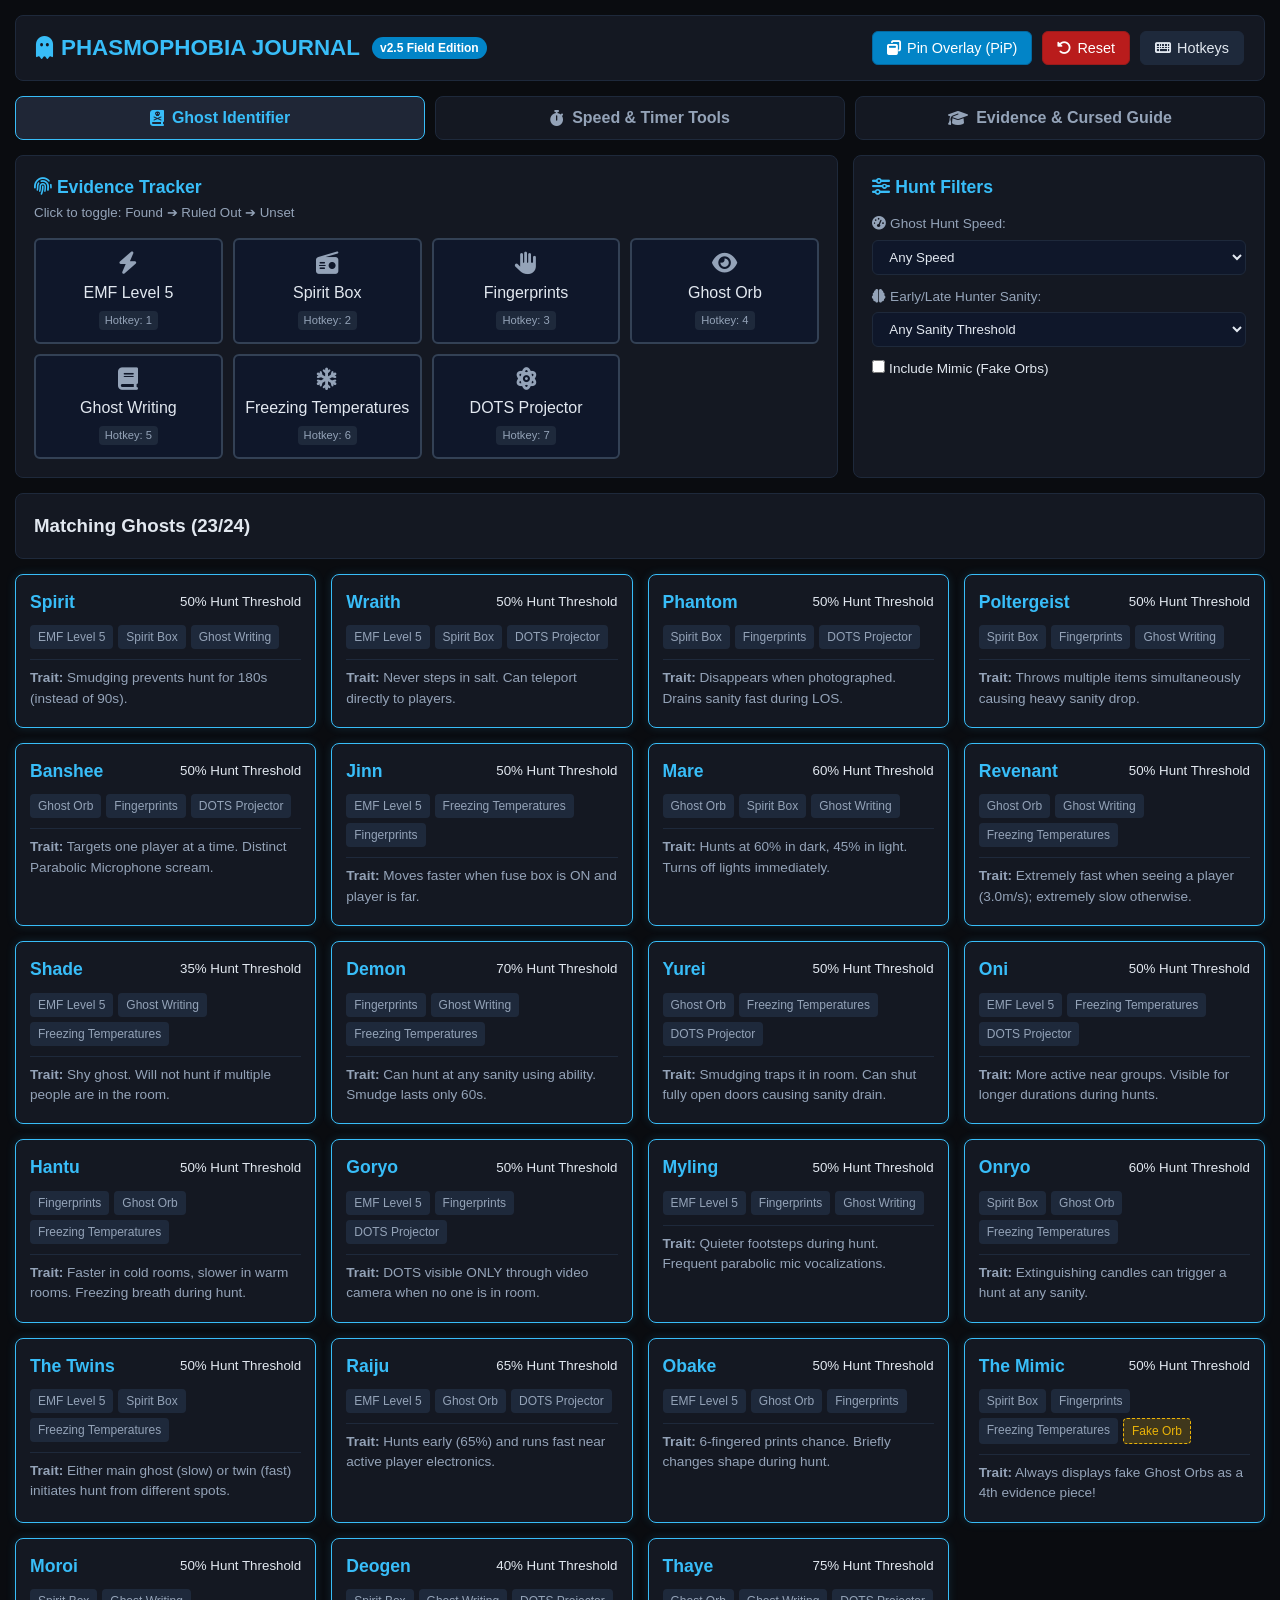
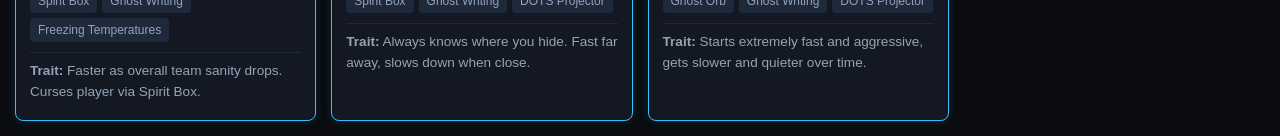
<file: index.html>
<!DOCTYPE html>
<html lang="en">
<head>
  <meta charset="UTF-8" />
  <meta name="viewport" content="width=device-width, initial-scale=1.0" />
  <title>Phasmophobia Ghost Identifier & Field Companion</title>
  <link rel="stylesheet" href="style.css" />
  <link rel="stylesheet" href="https://cdnjs.cloudflare.com/ajax/libs/font-awesome/6.4.0/css/all.min.css" />
</head>
<body>

  <!-- Top Bar / App Header -->
  <header class="app-header">
    <div class="header-left">
      <h1><i class="fa-solid fa-ghost"></i> PHASMOPHOBIA JOURNAL</h1>
      <span class="badge">v2.5 Field Edition</span>
    </div>
    
    <div class="header-controls">
      <button id="pip-btn" class="btn btn-primary" title="Pin Overlay Window over Game (Chrome/Edge)">
        <i class="fa-solid fa-window-restore"></i> Pin Overlay (PiP)
      </button>
      <button id="reset-btn" class="btn btn-danger" title="Reset all evidence (Hotkey: R)">
        <i class="fa-solid fa-rotate-left"></i> Reset
      </button>
      <button id="hotkey-toggle-btn" class="btn btn-secondary" title="View Keybinds (Hotkey: ?)">
        <i class="fa-solid fa-keyboard"></i> Hotkeys
      </button>
    </div>
  </header>

  <!-- Navigation Tabs -->
  <nav class="nav-tabs">
    <button class="nav-btn active" data-tab="tab-journal">
      <i class="fa-solid fa-book-skull"></i> Ghost Identifier
    </button>
    <button class="nav-btn" data-tab="tab-tools">
      <i class="fa-solid fa-stopwatch"></i> Speed & Timer Tools
    </button>
    <button class="nav-btn" data-tab="tab-guides">
      <i class="fa-solid fa-graduation-cap"></i> Evidence & Cursed Guide
    </button>
  </nav>

  <!-- Main Container -->
  <main class="main-container">

    <!-- ================= TAB 1: GHOST IDENTIFIER ================= -->
    <section id="tab-journal" class="tab-content active">
      
      <!-- Top Grid: Evidence & Controls -->
      <div class="journal-layout">
        
        <!-- Left: Evidence Selection (3-State Buttons) -->
        <div class="card evidence-card">
          <div class="card-header">
            <h2><i class="fa-solid fa-fingerprint"></i> Evidence Tracker</h2>
            <small>Click to toggle: <span class="text-green">Found</span> ➔ <span class="text-red">Ruled Out</span> ➔ Unset</small>
          </div>
          <div id="evidence-grid" class="evidence-grid"></div>
        </div>

        <!-- Right: Speed, Sanity & Special Filters -->
        <div class="card filters-card">
          <div class="card-header">
            <h2><i class="fa-solid fa-sliders"></i> Hunt Filters</h2>
          </div>
          <div class="filter-group">
            <label><i class="fa-solid fa-gauge-high"></i> Ghost Hunt Speed:</label>
            <select id="filter-speed" class="form-control">
              <option value="all">Any Speed</option>
              <option value="slow">Slow (&lt; 1.7 m/s)</option>
              <option value="normal">Normal (1.7 m/s)</option>
              <option value="fast">Fast / Accelerating (&gt; 1.7 m/s)</option>
              <option value="variable">Variable / Conditional</option>
            </select>
          </div>

          <div class="filter-group">
            <label><i class="fa-solid fa-brain"></i> Early/Late Hunter Sanity:</label>
            <select id="filter-sanity" class="form-control">
              <option value="all">Any Sanity Threshold</option>
              <option value="early">Early Hunter (&gt; 50%)</option>
              <option value="standard">Standard (50%)</option>
              <option value="late">Late Hunter (&lt; 50%)</option>
            </select>
          </div>

          <div class="filter-group">
            <label class="checkbox-label">
              <input type="checkbox" id="filter-mimic-orbs" />
              <span>Include Mimic (Fake Orbs)</span>
            </label>
          </div>
        </div>

      </div>

      <!-- Ghost Match Results Header & Counter -->
      <div class="results-bar card">
        <div class="results-info">
          <h3>Matching Ghosts (<span id="match-count">0</span>/24)</h3>
        </div>
        <div id="conflict-warning" class="warning-banner hidden">
          <i class="fa-solid fa-triangle-exclamation"></i> Evidence combo impossible! Double-check ruled-out or found items.
        </div>
      </div>

      <!-- Ghost Cards Grid -->
      <div id="ghosts-grid" class="ghosts-grid"></div>

    </section>

    <!-- ================= TAB 2: SPEED & TIMER TOOLS ================= -->
    <section id="tab-tools" class="tab-content">
      <div class="tools-layout">
        
        <!-- Footstep Metronome / Speed Tapper -->
        <div class="card tool-card">
          <h2><i class="fa-solid fa-drum"></i> Footstep Speed Metronome / Tapper</h2>
          <p>Tap <kbd>SPACE</kbd> or click the tapper button in sync with the ghost's footsteps during a hunt to measure speed (m/s).</p>
          
          <div class="tapper-display">
            <button id="tap-btn" class="tap-button">
              <i class="fa-solid fa-shoe-prints"></i>
              <span>TAP HERE / PRESS SPACE</span>
            </button>
            <div class="speed-metrics">
              <div class="metric">
                <span class="metric-label">Estimated Speed</span>
                <span id="speed-result-ms" class="metric-value">0.00 <small>m/s</small></span>
              </div>
              <div class="metric">
                <span class="metric-label">BPM</span>
                <span id="speed-result-bpm" class="metric-value">0</span>
              </div>
            </div>
          </div>

          <div class="speed-reference">
            <h4>Quick Speed Reference Chart:</h4>
            <ul>
              <li><strong>Standard Normal Speed:</strong> 1.7 m/s (130-150 BPM)</li>
              <li><strong>Slow Ghosts (Revenant unseen, Hantu warm, Deogen close):</strong> 0.4 – 1.0 m/s</li>
              <li><strong>Fast Ghosts (Revenant in LoS, Raiju near tech, Hantu cold):</strong> 2.2 – 3.0 m/s</li>
            </ul>
          </div>
        </div>

        <!-- Incense / Smudge Timer -->
        <div class="card tool-card">
          <h2><i class="fa-solid fa-fire-burner"></i> Incense / Smudge Timer</h2>
          <p>Start when you smudge the ghost during or outside a hunt. Time how long before it can hunt again.</p>
          
          <div class="timer-display">
            <div id="smudge-timer" class="timer-clock">00:00.0</div>
            <div class="timer-controls">
              <button id="timer-start" class="btn btn-success"><i class="fa-solid fa-play"></i> Start</button>
              <button id="timer-pause" class="btn btn-warning"><i class="fa-solid fa-pause"></i> Pause</button>
              <button id="timer-reset" class="btn btn-danger"><i class="fa-solid fa-stop"></i> Reset</button>
            </div>
          </div>

          <div class="timer-milestones">
            <div class="milestone-box" id="ms-60">
              <strong>60s: Demon</strong>
              <span>If it hunts before 60s, it's a Demon using an ability.</span>
            </div>
            <div class="milestone-box" id="ms-90">
              <strong>90s: Standard</strong>
              <span>Standard ghost safe window ends here.</span>
            </div>
            <div class="milestone-box" id="ms-180">
              <strong>180s: Spirit</strong>
              <span>If no hunt for 180s, high chance it's a Spirit.</span>
            </div>
          </div>
        </div>

      </div>
    </section>

    <!-- ================= TAB 3: GUIDES ================= -->
    <section id="tab-guides" class="tab-content">
      <div class="card guide-card">
        <h2><i class="fa-solid fa-book-open"></i> Evidence Testing Procedures</h2>
        <div class="guide-grid">
          <div class="guide-item">
            <h4><i class="fa-solid fa-bolt"></i> EMF Level 5</h4>
            <p>Triggers on physical interactions, throw events, or window dabs (25% chance). Must register a solid 5 on the handheld meter.</p>
          </div>
          <div class="guide-item">
            <h4><i class="fa-solid fa-radio"></i> Spirit Box</h4>
            <p>Must be in the ghost room/near ghost with lights OFF in the room. Ask: "Where are you?", "How old are you?", "Are you friendly?".</p>
          </div>
          <div class="guide-item">
            <h4><i class="fa-solid fa-eye"></i> DOTS Projector</h4>
            <p>Ghost silhouette crosses green laser grid. Note: Goryo DOTS is only visible through a video camera when no players are in the room.</p>
          </div>
          <div class="guide-item">
            <h4><i class="fa-solid fa-snowflake"></i> Freezing Temperatures</h4>
            <p>Requires thermometer reading below 0°C (32°F) or visible freeze breath. Breath can appear at slightly higher temps depending on update rules.</p>
          </div>
          <div class="guide-item">
            <h4><i class="fa-solid fa-hand"></i> UV / Fingerprints</h4>
            <p>Check doors, light switches, windows, and salt footprints using UV light or Glowstick within 2 minutes of interaction.</p>
          </div>
          <div class="guide-item">
            <h4><i class="fa-solid fa-book"></i> Ghost Writing</h4>
            <p>Place book near active area. Ghost will write or throw it. If it throws without writing, rule out Ghost Writing (except if tricked).</p>
          </div>
        </div>

        <h2 class="mt-20"><i class="fa-solid fa-ankh"></i> Cursed Possessions Quick Reference</h2>
        <div class="guide-grid">
          <div class="guide-item">
            <h4>Tarot Cards</h4>
            <p>10 cards per deck. <strong>Death:</strong> Cursed Hunt. <strong>The Moon:</strong> 0% Sanity. <strong>Sun:</strong> 100% Sanity. <strong>The Fool:</strong> Fake card trick. <strong>The Hanged Man:</strong> Instant death.</p>
          </div>
          <div class="guide-item">
            <h4>Ouija Board</h4>
            <p>Ask: "Where is the bone?", "Where are you?", "What is my sanity?". Remember to say "Goodbye" to avoid breaking the board and triggering a hunt.</p>
          </div>
          <div class="guide-item">
            <h4>Haunted Mirror</h4>
            <p>Shows a view of the ghost room in real-time. Drains sanity rapidly (~10%/sec). Breaks when sanity reaches 0.</p>
          </div>
          <div class="guide-item">
            <h4>Music Box</h4>
            <p>Plays tune. Ghost sings along and walks toward box. If ghost touches player or walks 5+ seconds, initiates cursed hunt.</p>
          </div>
        </div>
      </div>
    </section>

  </main>

  <!-- Hotkey Overlay Modal -->
  <div id="hotkey-modal" class="modal-overlay hidden">
    <div class="modal-content card">
      <div class="modal-header">
        <h3><i class="fa-solid fa-keyboard"></i> Keyboard Shortcuts</h3>
        <button id="close-hotkey-modal" class="btn-close">&times;</button>
      </div>
      <div class="modal-body">
        <ul class="hotkey-list">
          <li><kbd>1</kbd> - <kbd>7</kbd> : Toggle Evidence (EMF, Spirit Box, Fingerprints, Orbs, Writing, Freezing, DOTS)</li>
          <li><kbd>R</kbd> : Reset all Evidence & Filters</li>
          <li><kbd>S</kbd> : Toggle Smudge Timer (Start / Pause)</li>
          <li><kbd>SPACE</kbd> : Tap Speed Metronome</li>
          <li><kbd>Shift</kbd> + <kbd>`</kbd> / <kbd>F2</kbd> : Focus / Launch PiP Window</li>
          <li><kbd>?</kbd> / <kbd>H</kbd> : Open this Keyboard Reference</li>
        </ul>
      </div>
    </div>
  </div>

  <script src="script.js"></script>
</body>
</html>
</file>
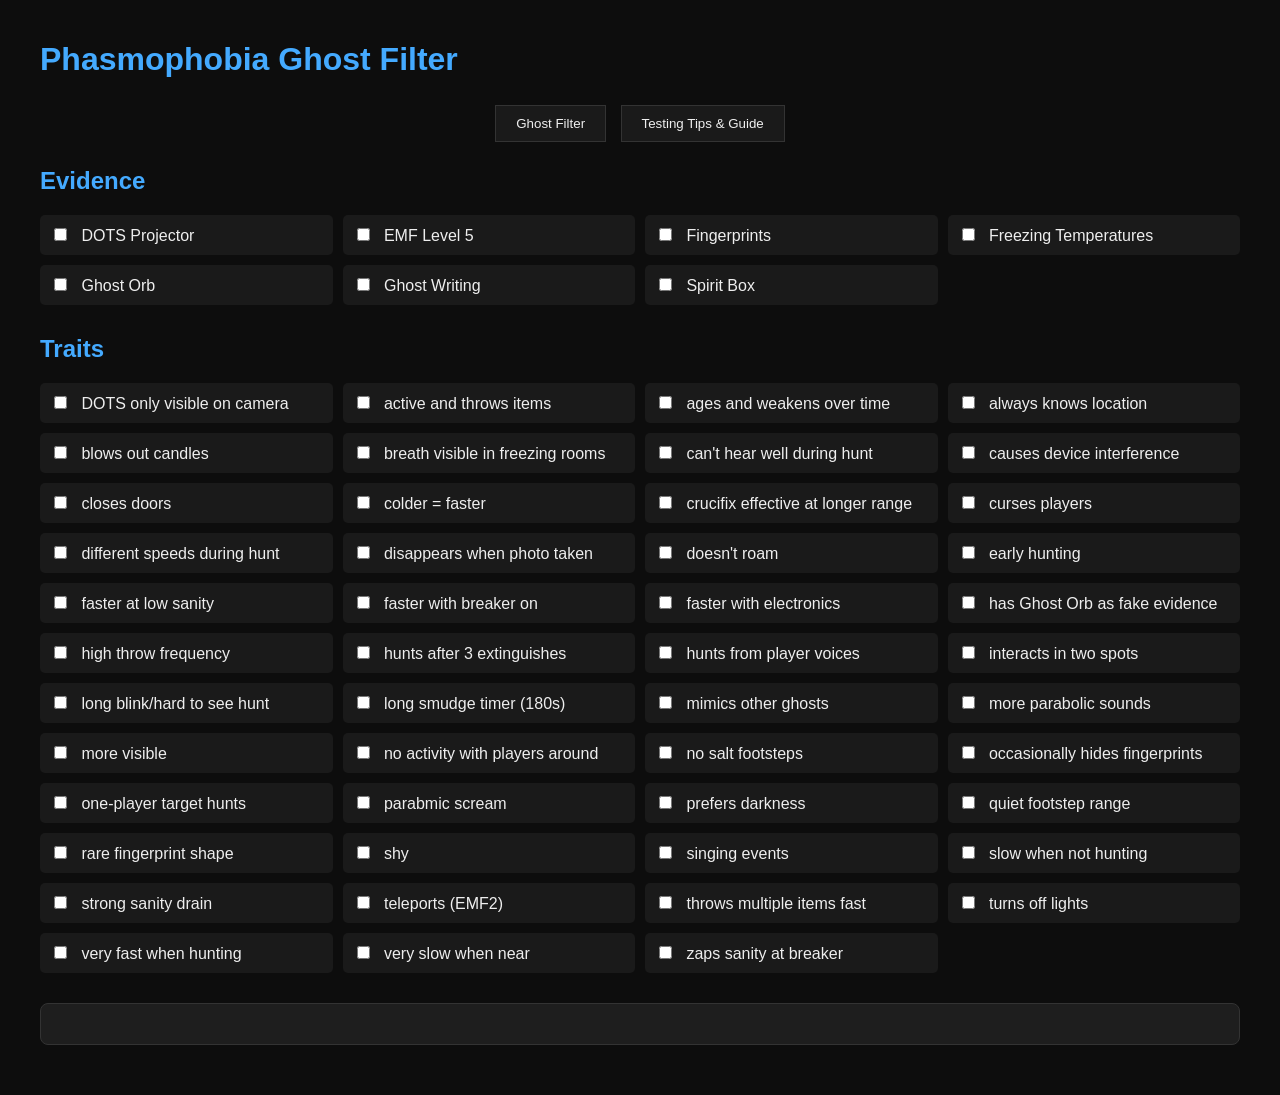
<file: phasmo_filter.html>
<!DOCTYPE html>
<html lang="en">
<head>
  <meta charset="UTF-8" />
  <meta name="viewport" content="width=device-width, initial-scale=1.0" />
  <title>Phasmophobia Ghost Identifier</title>
  <style>
    body {
      font-family: 'Segoe UI', Tahoma, Geneva, Verdana, sans-serif;
      background: #0d0d0d;
      color: #eee;
      margin: 0;
      padding: 20px;
    }
    h1, h2, h3 {
      color: #4af;
    }
    nav {
      text-align: center;
      margin-bottom: 20px;
    }
    nav button {
      background: #1a1a1a;
      color: #eee;
      border: 1px solid #333;
      padding: 10px 20px;
      margin: 5px;
      cursor: pointer;
      transition: background 0.2s;
    }
    nav button:hover {
      background: #333;
    }
    .tab {
      display: none;
    }
    .tab.active {
      display: block;
    }
    .container {
      max-width: 1200px;
      margin: auto;
    }
    .section {
      margin-bottom: 30px;
    }
    .grid {
      display: grid;
      grid-template-columns: repeat(auto-fit, minmax(250px, 1fr));
      gap: 10px;
    }
    .checkbox-group label {
      background: #1a1a1a;
      padding: 10px;
      border-radius: 5px;
      display: block;
      cursor: pointer;
      transition: background 0.2s;
    }
    .checkbox-group label:hover {
      background: #2a2a2a;
    }
    .checkbox-group input[type="checkbox"] {
      margin-right: 10px;
    }
    .results {
      padding: 20px;
      background: #1e1e1e;
      border-radius: 8px;
      border: 1px solid #333;
    }
    ul {
      list-style-type: none;
      padding-left: 0;
    }
    li {
      padding: 5px 0;
    }
    .description {
      font-size: 0.9em;
      color: #aaa;
    }
  </style>
</head>
<body>
  <div class="container">
    <h1>Phasmophobia Ghost Filter</h1>

    <nav>
      <button onclick="switchTab('filter')">Ghost Filter</button>
      <button onclick="switchTab('guide')">Testing Tips & Guide</button>
    </nav>

    <div id="filter" class="tab active">
      <div class="section">
        <h2>Evidence</h2>
        <div id="evidence-section" class="grid checkbox-group"></div>
      </div>

      <div class="section">
        <h2>Traits</h2>
        <div id="traits-section" class="grid checkbox-group"></div>
      </div>

      <div class="section results" id="results"></div>
    </div>

    <div id="guide" class="tab">
      <div class="section">
        <h2>How to Test Evidence Types</h2>
        <ul>
          <li><strong>EMF Level 5:</strong> Place an EMF Reader near active spots. EMF 5 is only from certain interactions.</li>
          <li><strong>Spirit Box:</strong> Turn off lights, be alone, and ask questions near ghost.</li>
          <li><strong>Ghost Orb:</strong> Use video camera in the dark, view via truck monitor or headcam.</li>
          <li><strong>DOTS Projector:</strong> Watch from a distance or use a camera; some ghosts are only visible through camera.</li>
          <li><strong>Fingerprints:</strong> Use UV light on doors, windows, light switches after ghost interacts.</li>
          <li><strong>Ghost Writing:</strong> Place a writing book in active area and wait.</li>
          <li><strong>Freezing Temperatures:</strong> Look for cold breath or use thermometer under 0°C/32°F.</li>
        </ul>
      </div>

      <div class="section">
        <h2>Beginner Tips</h2>
        <ul>
          <li>Always monitor sanity—ghosts hunt below 50%.</li>
          <li>Use the journal to track found evidence and rule out ghosts.</li>
          <li>Bring multiple types of tools and share them with teammates.</li>
          <li>Mark cursed objects early—some force hunts or give key evidence.</li>
          <li>Use salt, motion sensors, and smudge sticks for behavior clues.</li>
        </ul>
      </div>
    </div>
  </div>

  <script>
    function switchTab(id) {
      document.querySelectorAll('.tab').forEach(tab => tab.classList.remove('active'));
      document.getElementById(id).classList.add('active');
    }

    const ghosts = [
      { name: "Spirit", evidence: ["EMF Level 5", "Ghost Writing", "Spirit Box"], traits: ["long smudge timer (180s)"] },
      { name: "Wraith", evidence: ["EMF Level 5", "Spirit Box", "DOTS Projector"], traits: ["teleports (EMF2)", "no salt footsteps"] },
      { name: "Phantom", evidence: ["Spirit Box", "Ghost Orb", "DOTS Projector"], traits: ["long blink/hard to see hunt", "disappears when photo taken"] },
      { name: "Poltergeist", evidence: ["Spirit Box", "Ghost Writing", "Fingerprints"], traits: ["throws multiple items fast", "high throw frequency"] },
      { name: "Banshee", evidence: ["Fingerprints", "Ghost Orb", "DOTS Projector"], traits: ["one-player target hunts", "parabmic scream", "singing events"] },
      { name: "Jinn", evidence: ["EMF Level 5", "Spirit Box", "Freezing Temperatures"], traits: ["faster with breaker on", "zaps sanity at breaker"] },
      { name: "Mare", evidence: ["Spirit Box", "Ghost Orb", "Ghost Writing"], traits: ["prefers darkness", "turns off lights"] },
      { name: "Revenant", evidence: ["Ghost Orb", "Ghost Writing", "Freezing Temperatures"], traits: ["slow when not hunting", "very fast when hunting"] },
      { name: "Shade", evidence: ["EMF Level 5", "Ghost Writing", "Freezing Temperatures"], traits: ["shy", "no activity with players around"] },
      { name: "Demon", evidence: ["Ghost Writing", "Spirit Box", "Fingerprints"], traits: ["early hunting", "crucifix effective at longer range"] },
      { name: "Yurei", evidence: ["Ghost Orb", "Freezing Temperatures", "DOTS Projector"], traits: ["strong sanity drain", "closes doors"] },
      { name: "Oni", evidence: ["EMF Level 5", "Freezing Temperatures", "DOTS Projector"], traits: ["more visible", "active and throws items"] },
      { name: "Yokai", evidence: ["Spirit Box", "Ghost Orb", "DOTS Projector"], traits: ["hunts from player voices", "can't hear well during hunt"] },
      { name: "Hantu", evidence: ["Ghost Orb", "Freezing Temperatures", "Fingerprints"], traits: ["colder = faster", "breath visible in freezing rooms"] },
      { name: "Goryo", evidence: ["EMF Level 5", "Fingerprints", "DOTS Projector"], traits: ["DOTS only visible on camera", "doesn't roam"] },
      { name: "Myling", evidence: ["EMF Level 5", "Fingerprints", "Ghost Writing"], traits: ["quiet footstep range", "more parabolic sounds"] },
      { name: "Onryo", evidence: ["Spirit Box", "Ghost Orb", "Freezing Temperatures"], traits: ["blows out candles", "hunts after 3 extinguishes"] },
      { name: "The Twins", evidence: ["EMF Level 5", "Spirit Box", "Freezing Temperatures"], traits: ["interacts in two spots", "different speeds during hunt"] },
      { name: "Raiju", evidence: ["EMF Level 5", "Ghost Orb", "DOTS Projector"], traits: ["faster with electronics", "causes device interference"] },
      { name: "Obake", evidence: ["EMF Level 5", "Ghost Orb", "Fingerprints"], traits: ["rare fingerprint shape", "occasionally hides fingerprints"] },
      { name: "The Mimic", evidence: ["Spirit Box", "Fingerprints", "Freezing Temperatures"], traits: ["mimics other ghosts", "has Ghost Orb as fake evidence"] },
      { name: "Moroi", evidence: ["Spirit Box", "Ghost Writing", "Freezing Temperatures"], traits: ["curses players", "faster at low sanity"] },
      { name: "Deogen", evidence: ["Spirit Box", "Ghost Writing", "DOTS Projector"], traits: ["always knows location", "very slow when near"] },
      { name: "Thaye", evidence: ["Ghost Orb", "Ghost Writing", "DOTS Projector"], traits: ["ages and weakens over time"] }
    ];

    const allEvidence = new Set();
    const allTraits = new Set();
    ghosts.forEach(g => {
      g.evidence.forEach(e => allEvidence.add(e));
      g.traits.forEach(t => allTraits.add(t));
    });

    function createChecklist(id, items, className) {
      const container = document.getElementById(id);
      [...items].sort().forEach(item => {
        const label = document.createElement("label");
        const input = document.createElement("input");
        input.type = "checkbox";
        input.value = item;
        input.classList.add(className);
        input.addEventListener("change", filterGhosts);
        label.appendChild(input);
        label.append(" " + item);
        container.appendChild(label);
      });
    }

    function filterGhosts() {
      const selectedEvidence = Array.from(document.querySelectorAll(".evidence:checked")).map(e => e.value);
      const selectedTraits = Array.from(document.querySelectorAll(".trait:checked")).map(e => e.value);

      const matches = ghosts.filter(g =>
        selectedEvidence.every(ev => g.evidence.includes(ev)) &&
        selectedTraits.every(tr => g.traits.includes(tr))
      );

      const resultDiv = document.getElementById("results");
      if (matches.length) {
        resultDiv.innerHTML = `<h3>Matching Ghosts:</h3><ul>${matches.map(g => `<li>${g.name}</li>`).join('')}</ul>`;
      } else {
        resultDiv.innerHTML = "<p>No ghosts match your selected evidence and traits.</p>";
      }
    }

    createChecklist("evidence-section", allEvidence, "evidence");
    createChecklist("traits-section", allTraits, "trait");
  </script>
</body>
</html>
</file>
<file: style.css>
:root {
  --bg-primary: #0a0c10;
  --bg-card: #141822;
  --bg-hover: #1f2636;
  --text-main: #e2e8f0;
  --text-muted: #94a3b8;
  --accent-blue: #38bdf8;
  --accent-green: #22c55e;
  --accent-red: #ef4444;
  --accent-yellow: #eab308;
  --border-color: #1e293b;
  --radius: 8px;
  --font-family: 'Segoe UI', Tahoma, Geneva, Verdana, sans-serif;
}

* {
  box-sizing: border-box;
  margin: 0;
  padding: 0;
}

body {
  font-family: var(--font-family);
  background-color: var(--bg-primary);
  color: var(--text-main);
  line-height: 1.5;
  padding: 15px;
}

/* Header */
.app-header {
  display: flex;
  justify-content: space-between;
  align-items: center;
  background: var(--bg-card);
  padding: 15px 20px;
  border-radius: var(--radius);
  border: 1px solid var(--border-color);
  margin-bottom: 15px;
}

.header-left {
  display: flex;
  align-items: center;
  gap: 12px;
}

.header-left h1 {
  font-size: 1.4rem;
  color: var(--accent-blue);
  display: flex;
  align-items: center;
  gap: 8px;
}

.badge {
  background: #0284c7;
  color: white;
  font-size: 0.75rem;
  padding: 2px 8px;
  border-radius: 12px;
  font-weight: bold;
}

.header-controls {
  display: flex;
  gap: 10px;
}

/* Buttons */
.btn {
  background: #1e293b;
  color: var(--text-main);
  border: 1px solid var(--border-color);
  padding: 8px 14px;
  border-radius: 6px;
  cursor: pointer;
  font-size: 0.9rem;
  font-weight: 500;
  display: inline-flex;
  align-items: center;
  gap: 6px;
  transition: all 0.2s ease;
}

.btn:hover {
  background: var(--bg-hover);
}

.btn-primary { background: #0284c7; border-color: #0369a1; color: white; }
.btn-primary:hover { background: #0369a1; }
.btn-danger { background: #b91c1c; border-color: #991b1b; color: white; }
.btn-danger:hover { background: #991b1b; }
.btn-success { background: #15803d; border-color: #166534; color: white; }
.btn-success:hover { background: #166534; }
.btn-warning { background: #b45309; border-color: #92400e; color: white; }
.btn-warning:hover { background: #92400e; }

/* Navigation Tabs */
.nav-tabs {
  display: flex;
  gap: 10px;
  margin-bottom: 15px;
}

.nav-btn {
  flex: 1;
  background: var(--bg-card);
  color: var(--text-muted);
  border: 1px solid var(--border-color);
  padding: 12px;
  border-radius: var(--radius);
  cursor: pointer;
  font-size: 1rem;
  font-weight: 600;
  display: flex;
  align-items: center;
  justify-content: center;
  gap: 8px;
  transition: all 0.2s ease;
}

.nav-btn:hover {
  color: var(--text-main);
  background: var(--bg-hover);
}

.nav-btn.active {
  color: var(--accent-blue);
  border-color: var(--accent-blue);
  background: var(--bg-hover);
}

/* Cards & Layout */
.card {
  background: var(--bg-card);
  border: 1px solid var(--border-color);
  border-radius: var(--radius);
  padding: 18px;
}

.journal-layout {
  display: grid;
  grid-template-columns: 2fr 1fr;
  gap: 15px;
  margin-bottom: 15px;
}

@media (max-width: 900px) {
  .journal-layout {
    grid-template-columns: 1fr;
  }
}

.card-header {
  margin-bottom: 14px;
}

.card-header h2 {
  font-size: 1.1rem;
  color: var(--accent-blue);
}

.card-header small {
  color: var(--text-muted);
}

/* 3-State Evidence Grid */
.evidence-grid {
  display: grid;
  grid-template-columns: repeat(auto-fit, minmax(180px, 1fr));
  gap: 10px;
}

.ev-btn {
  background: #0f172a;
  border: 2px solid #334155;
  border-radius: 6px;
  padding: 12px 10px;
  cursor: pointer;
  display: flex;
  flex-direction: column;
  align-items: center;
  text-align: center;
  gap: 6px;
  color: var(--text-main);
  transition: all 0.2s ease;
  user-select: none;
}

.ev-btn i {
  font-size: 1.4rem;
  color: var(--text-muted);
}

.ev-btn .ev-key {
  font-size: 0.7rem;
  background: #1e293b;
  padding: 1px 6px;
  border-radius: 4px;
  color: var(--text-muted);
}

/* State Styling */
.ev-btn.state-found {
  background: rgba(34, 197, 94, 0.15);
  border-color: var(--accent-green);
  color: #4ade80;
}
.ev-btn.state-found i { color: #4ade80; }

.ev-btn.state-ruled {
  background: rgba(239, 68, 68, 0.15);
  border-color: var(--accent-red);
  color: #f87171;
  text-decoration: line-through;
}
.ev-btn.state-ruled i { color: #f87171; }

/* Filters Panel */
.filter-group {
  margin-bottom: 12px;
}

.filter-group label {
  display: block;
  font-size: 0.85rem;
  margin-bottom: 5px;
  color: var(--text-muted);
}

.form-control {
  width: 100%;
  background: #0f172a;
  border: 1px solid var(--border-color);
  color: var(--text-main);
  padding: 8px 12px;
  border-radius: 6px;
  outline: none;
}

.checkbox-label {
  display: flex;
  align-items: center;
  gap: 8px;
  cursor: pointer;
  color: var(--text-main) !important;
}

/* Results & Ghost Grid */
.results-bar {
  display: flex;
  justify-content: space-between;
  align-items: center;
  margin-bottom: 15px;
}

.warning-banner {
  background: rgba(234, 179, 8, 0.2);
  border: 1px solid var(--accent-yellow);
  color: var(--accent-yellow);
  padding: 6px 12px;
  border-radius: 6px;
  font-size: 0.85rem;
}

.ghosts-grid {
  display: grid;
  grid-template-columns: repeat(auto-fill, minmax(280px, 1fr));
  gap: 15px;
}

/* Ghost Card */
.ghost-card {
  background: var(--bg-card);
  border: 1px solid var(--border-color);
  border-radius: var(--radius);
  padding: 14px;
  transition: all 0.2s ease;
  position: relative;
  overflow: hidden;
}

.ghost-card.ruled-out {
  opacity: 0.35;
  filter: grayscale(80%);
}

.ghost-card.matched {
  border-color: var(--accent-blue);
  box-shadow: 0 0 10px rgba(56, 189, 248, 0.15);
}

.ghost-header {
  display: flex;
  justify-content: space-between;
  align-items: center;
  margin-bottom: 10px;
}

.ghost-header h4 {
  font-size: 1.1rem;
  color: var(--accent-blue);
}

.ghost-ev-list {
  display: flex;
  flex-wrap: wrap;
  gap: 5px;
  margin-bottom: 10px;
}

.ghost-ev-tag {
  font-size: 0.75rem;
  padding: 3px 8px;
  border-radius: 4px;
  background: #1e293b;
  color: var(--text-muted);
}

.ghost-ev-tag.ev-found {
  background: rgba(34, 197, 94, 0.2);
  color: #4ade80;
  border: 1px solid var(--accent-green);
}

.ghost-ev-tag.ev-ruled {
  background: rgba(239, 68, 68, 0.2);
  color: #f87171;
  text-decoration: line-through;
}

.ghost-ev-tag.fake-orb {
  background: rgba(234, 179, 8, 0.2);
  color: var(--accent-yellow);
  border: 1px dashed var(--accent-yellow);
}

.ghost-details {
  font-size: 0.85rem;
  color: var(--text-muted);
  border-top: 1px solid var(--border-color);
  padding-top: 8px;
}

.ghost-details p {
  margin-bottom: 4px;
}

/* Tab Management */
.tab-content {
  display: none;
}
.tab-content.active {
  display: block;
}

/* Tools Tab */
.tools-layout {
  display: grid;
  grid-template-columns: 1fr 1fr;
  gap: 15px;
}
@media (max-width: 800px) {
  .tools-layout { grid-template-columns: 1fr; }
}

.tapper-display {
  display: flex;
  flex-direction: column;
  gap: 15px;
  align-items: center;
  margin: 15px 0;
}

.tap-button {
  width: 100%;
  padding: 30px;
  background: #1e293b;
  border: 2px dashed var(--accent-blue);
  color: var(--accent-blue);
  border-radius: var(--radius);
  cursor: pointer;
  font-size: 1.1rem;
  font-weight: bold;
  display: flex;
  flex-direction: column;
  align-items: center;
  gap: 8px;
  transition: background 0.1s;
}

.tap-button:active {
  background: var(--accent-blue);
  color: white;
}

.speed-metrics {
  display: flex;
  gap: 20px;
  width: 100%;
  justify-content: space-around;
}

.metric {
  text-align: center;
}

.metric-label {
  display: block;
  font-size: 0.8rem;
  color: var(--text-muted);
}

.metric-value {
  font-size: 1.8rem;
  font-weight: bold;
  color: var(--accent-green);
}

.timer-display {
  text-align: center;
  margin: 20px 0;
}

.timer-clock {
  font-size: 3rem;
  font-family: monospace;
  color: var(--accent-blue);
  margin-bottom: 15px;
}

.timer-milestones {
  display: flex;
  flex-direction: column;
  gap: 8px;
}

.milestone-box {
  background: #0f172a;
  padding: 10px;
  border-radius: 6px;
  border-left: 4px solid var(--border-color);
  font-size: 0.85rem;
}

.milestone-box.reached {
  border-left-color: var(--accent-green);
  background: rgba(34, 197, 94, 0.1);
}

/* Guides Grid */
.guide-grid {
  display: grid;
  grid-template-columns: repeat(auto-fit, minmax(240px, 1fr));
  gap: 15px;
  margin-top: 10px;
}

.guide-item {
  background: #0f172a;
  padding: 12px;
  border-radius: 6px;
  border: 1px solid var(--border-color);
}

.guide-item h4 {
  color: var(--accent-blue);
  margin-bottom: 6px;
}

.mt-20 { margin-top: 20px; }
.hidden { display: none !important; }

/* Modals */
.modal-overlay {
  position: fixed;
  top: 0; left: 0; width: 100vw; height: 100vh;
  background: rgba(0,0,0,0.7);
  display: flex;
  justify-content: center;
  align-items: center;
  z-index: 1000;
}

.modal-content {
  width: 90%;
  max-width: 450px;
}

.modal-header {
  display: flex;
  justify-content: space-between;
  align-items: center;
  margin-bottom: 12px;
}

.btn-close {
  background: none;
  border: none;
  color: var(--text-muted);
  font-size: 1.5rem;
  cursor: pointer;
}

.hotkey-list {
  list-style: none;
}

.hotkey-list li {
  padding: 6px 0;
  border-bottom: 1px solid var(--border-color);
  font-size: 0.9rem;
}

kbd {
  background: #334155;
  color: var(--accent-blue);
  padding: 2px 6px;
  border-radius: 4px;
  font-size: 0.8rem;
  font-weight: bold;
}
</file>
